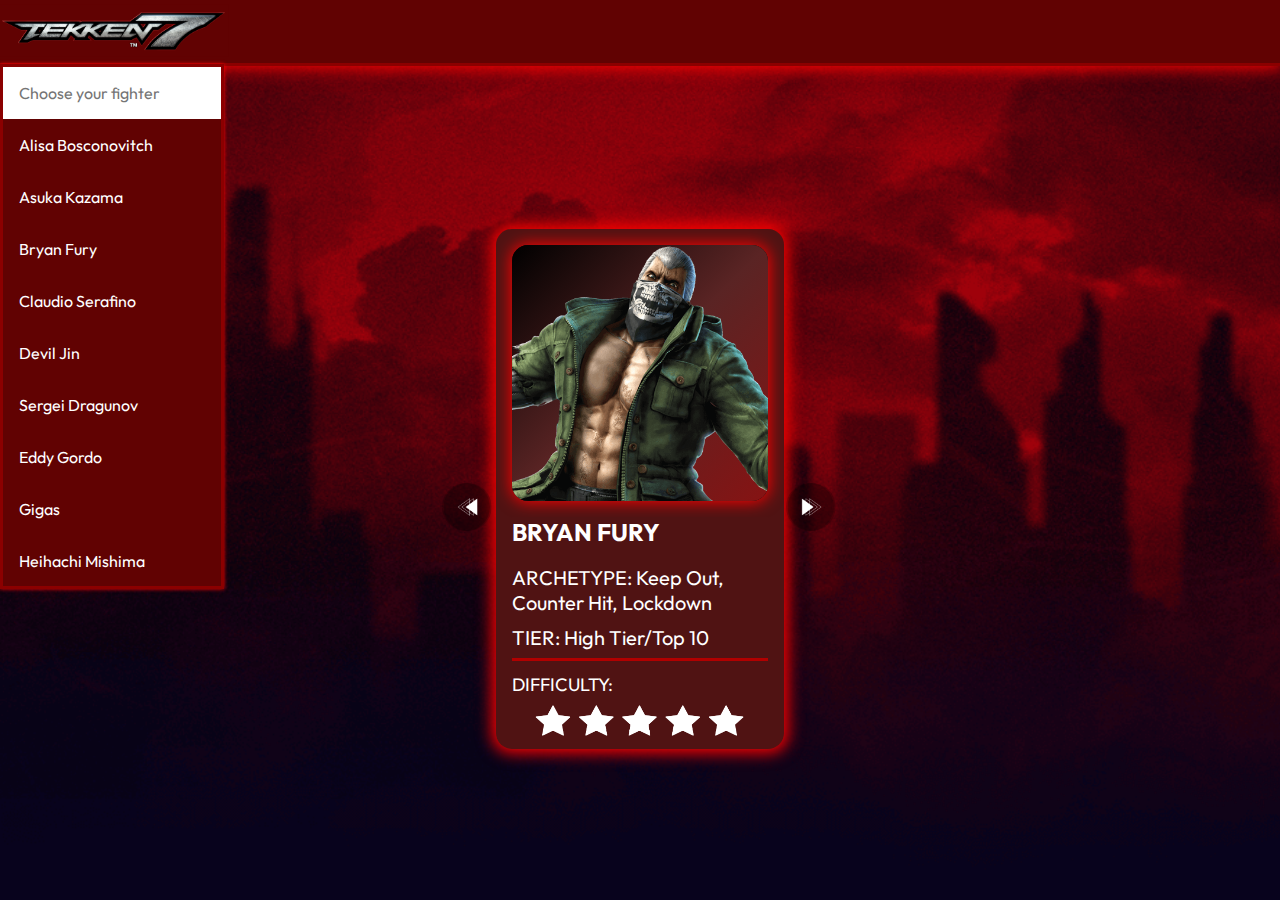
<file: index.html>
<!DOCTYPE html>
<html lang="en">
  <head>
    <meta charset="UTF-8" />
    <meta name="viewport" content="width=device-width, initial-scale=1.0" />
    <!-- displays site properly based on user's device -->
    <link
      rel="icon"
      type="image/webp"
      sizes="32x32"
      href="./images/Tekken7-icon.webp"
    />
    <script src="script.js" type="module" defer></script>
    <title>Tekken 7 | Character Overviews</title>
    <!-- Feel free to remove these styles or customise in your own stylesheet 👍 -->
    <link rel="stylesheet" href="styles.css" />
  </head>
  <header>
    <div class="select">
      <button class="charselect">
        <img
          src="./images/Tekken7-logo.webp"
          alt="Tekken 7 logo"
          class="logo-img"
        />
      </button>
      <div class="characters">
        <div class="search" data-search>
          <input type="text" class="input" placeholder="Choose your fighter" />
        </div>
        <a href="#">Alisa Bosconovitch</a>
        <a href="#">Asuka Kazama</a>
        <a href="#">Bryan Fury</a>
        <a href="#">Claudio Serafino</a>
        <a href="#">Devil Jin</a>
        <a href="#">Sergei Dragunov</a>
        <a href="#">Eddy Gordo</a>
        <a href="#">Gigas</a>
        <a href="#">Heihachi Mishima</a>
        <a href="#">Hwoarang</a>
        <a href="#">Jack-7</a>
        <a href="#">Jin Kazama</a>
        <a href="#">Josie Rizal</a>
        <a href="#">Katarina Alves</a>
        <a href="#">Kazumi Mishima</a>
        <a href="#">Kazuya Mishima</a>
        <a href="#">King</a>
        <a href="#">Kuma</a>
        <a href="#">Lars Alexandersson</a>
        <a href="#">Marshal Law</a>
        <a href="#">Lee Chaolan</a>
        <a href="#">Leo</a>
        <a href="#">Lili</a>
        <a href="#">Lucky Chole</a>
        <a href="#">Master Raven</a>
        <a href="#">Miguel Caballero Rojo</a>
        <a href="#">Nina Williams</a>
        <a href="#">Panda</a>
        <a href="#">Paul Phoenix</a>
        <a href="#">Shaheen</a>
        <a href="#">Steve Fox</a>
        <a href="#">Ling Xiaoyu</a>
        <a href="#">Yoshimitsu</a>
        <a href="#">Akuma</a>
        <a href="#">Eliza</a>
        <a href="#">Geese Howard</a>
        <a href="#">Noctis</a>
        <a href="#">Anna</a>
        <a href="#">Lei</a>
        <a href="#">Marduk</a>
        <a href="#">Negan</a>
        <a href="#">Julia</a>
        <a href="#">Armor King</a>
        <a href="#">Zafina</a>
        <a href="#">Ganryu</a>
        <a href="#">Leroy</a>
        <a href="#">Fahkumram</a>
        <a href="#">Kunimitsu</a>
        <a href="#">Lidia</a>
      </div>
    </div>
  </header>
  <body>
    <!-- Start here mga gwapo/gwapa -->
    <section aria-label="Newest Card">
      <div class="carousel" data-carousel>
        <button class="carousel-button prev" data-carousel-button="prev">
          <img src="./images/prev.png" alt="previous button" class="prev" />
        </button>
        <button class="carousel-button next" data-carousel-button="next">
          <img src="./images/next.png" alt="next button" class="next" />
        </button>
        <div data-cards>
          <div class="container" data-active>
            <div class="img-container">
              <img
                src="./images/BryanFury.png"
                alt="Image of Bryan Fury from tekken"
                class="char-img"
              />
            </div>
            <div class="view-container">
              <p class="Keymoves">Key moves:</p>
              <div class="movenotationlist">
                <div class="movenotation">
                  <p class="move">Jet Upper</p>
                  <p class="notation">da9</p>
                </div>
                <div class="movenotation">
                  <p class="move">Middle Side Kick</p>
                  <p class="notation">2</p>
                </div>
                <div class="movenotation">
                  <p class="move">Orbital Heel</p>
                  <p class="notation">e3</p>
                </div>
                <div class="movenotation">
                  <p class="move">Hatchet kick</p>
                  <p class="notation">sza1</p>
                </div>
                <div class="movenotation">
                  <p class="move">Chopping Elbow</p>
                  <p class="notation">a7</p>
                </div>
                <div class="movenotation">
                  <p class="move">Knee Strike</p>
                  <p class="notation">d1</p>
                </div>
                <div class="movenotation">
                  <p class="move">Knee Break</p>
                  <p class="notation">a3</p>
                </div>
                <div class="movenotation">
                  <p class="move">Mach Kick</p>
                  <p class="notation">dd1</p>
                </div>
                <div class="movenotation">
                  <p class="move">Mach Punch</p>
                  <p class="notation">dd7</p>
                </div>
                <div class="movenotation">
                  <p class="move">Kick off</p>
                  <p class="notation">sza3</p>
                </div>
                <div class="movenotation">
                  <p class="move">Taunt</p>
                  <p class="notation">K</p>
                </div>
              </div>
              <p class="staplecombos">Staple Combos:</p>
              <div class="combonotation">
                <p class="launchers">Jet Upper</p>
                <p class="notation">dd1 > dd > 87 > 7 > a1~d97</p>
              </div>
              <div class="combonotation">
                <p class="launchers">
                  Orbital Heel, Left Upper, Boa Crusher, Hellraiser
                </p>
                <p class="notation">sxd13 > 313 > dd > a1~d97</p>
              </div>
            </div>
            <h1>Bryan Fury</h1>
            <div class="details-container">
              <p class="desc">ARCHETYPE: Keep Out, Counter Hit, Lockdown</p>
              <p class="tier">TIER: High Tier/Top 10</p>
            </div>
            <div class="difficulty-container">
              <p class="difficulty">Difficulty:</p>
              <img
                src="./images/fivestar.png"
                alt="5 star difficulty"
                class="difficulty-img"
              />
            </div>
          </div>

          <div class="container">
            <div class="img-container">
              <img
                src="./images/GeeseHoward.png"
                alt="Image of Geese Howard from KOF in Tekken 7"
                class="char-img"
              />
            </div>
            <div class="view-container">
              <p class="Keymoves">Key moves:</p>
              <div class="movenotationlist">
                <div class="movenotation">
                  <p class="move">Jaei Ken</p>
                  <p class="notation">dxsza1 or 3</p>
                </div>
                <div class="movenotation">
                  <p class="move">Hien Shikkyaku</p>
                  <p class="notation">d8</p>
                </div>
                <div class="movenotation">
                  <p class="move">Fuwa</p>
                  <p class="notation">9</p>
                </div>
                <div class="movenotation">
                  <p class="move">Kusanabiki-Geri</p>
                  <p class="notation">s3</p>
                </div>
                <div class="movenotation">
                  <p class="move">Raikou Mawashi-Geri</p>
                  <p class="notation">d1</p>
                </div>
                <div class="movenotation">
                  <p class="move">Tendoh Kudaki</p>
                  <p class="notation">d7</p>
                </div>
                <div class="movenotation">
                  <p class="move">Murasame Raisou</p>
                  <p class="notation">x77</p>
                </div>
                <div class="movenotation">
                  <p class="move">Kozan Mawasi-Geri</p>
                  <p class="notation">9</p>
                </div>
              </div>
              <p class="staplecombos">Staple Combos:</p>
              <div class="combonotation">
                <p class="launchers">
                  Inazumageri to Tenyaburi (MAX), Shoten Myojyo Uchi, CH
                  Kusanabiki-Geri
                </p>
                <p class="notation">s3d1 > s3dsx7 > dd > 9d7 > dxsza1</p>
              </div>
            </div>
            <h1>Geese Howard</h1>
            <div class="details-container">
              <p class="desc">ARCHETYPE: 2D Meter, Poking, Parry</p>
              <p class="tier">TIER: Top Tier/Top 5</p>
            </div>
            <div class="difficulty-container">
              <p class="difficulty">Difficulty:</p>
              <img
                src="./images/threestar.png"
                alt="3 star difficulty"
                class="difficulty-img"
              />
            </div>
          </div>

          <div class="container">
            <div class="img-container">
              <img
                src="./images/King.png"
                alt="Image of King from tekken"
                class="char-img"
              />
            </div>
            <div class="view-container">
              <p class="Keymoves">Key moves:</p>
              <div class="movenotationlist">
                <div class="movenotation">
                  <p class="move">Giant Swing</p>
                  <p class="notation">dazsxd7</p>
                </div>
                <div class="movenotation">
                  <p class="move">Shining Wizard</p>
                  <p class="notation">ddd6</p>
                </div>
                <div class="movenotation">
                  <p class="move">Jaguar Hook</p>
                  <p class="notation">dd7</p>
                </div>
                <div class="movenotation">
                  <p class="move">Quick Hook</p>
                  <p class="notation">a7</p>
                </div>
                <div class="movenotation">
                  <p class="move">Elbow Sting</p>
                  <p class="notation">x79</p>
                </div>
                <div class="movenotation">
                  <p class="move">Double Hook Disaster</p>
                  <p class="notation">x97</p>
                </div>
                <div class="movenotation">
                  <p class="move">Lay Off</p>
                  <p class="notation">dd58</p>
                </div>
                <div class="movenotation">
                  <p class="move">Shoulder Tackle</p>
                  <p class="notation">dM</p>
                </div>
                <div class="movenotation">
                  <p class="move">Tombstone</p>
                  <p class="notation">zd6</p>
                </div>
              </div>
              <p class="staplecombos">Staple Combos:</p>
              <div class="combonotation">
                <p class="launchers">
                  Hopkick, Capital Punishment, Body Blow, Snap Uppercut
                </p>
                <p class="notation">d1 > x31 > x97 > ddd6</p>
              </div>
              <div class="combonotation">
                <p class="launchers">Brain Chop, Jaguar Smash Combo</p>
                <p class="notation">x31 > 9 > a97 > ddd6</p>
              </div>
            </div>
            <h1>King</h1>
            <div class="details-container">
              <p class="desc">ARCHETYPE: Grappler, Counter Hit, Poking</p>
              <p class="tier">TIER: Mid/Top 25</p>
            </div>
            <div class="difficulty-container">
              <p class="difficulty">Difficulty:</p>
              <img
                src="./images/fourstar.png"
                alt="4 star difficulty"
                class="difficulty-img"
              />
            </div>
          </div>

          <div class="container">
            <div class="img-container">
              <img
                src="./images/Eliza.png"
                alt="Image of Eliza from Tekken 7"
                class="char-img"
              />
            </div>
            <div class="view-container">
              <p class="Keymoves">Key moves:</p>
              <div class="movenotationlist">
                <div class="movenotation">
                  <p class="move">Binary Star</p>
                  <p class="notation">99</p>
                </div>
                <div class="movenotation">
                  <p class="move">Dark Blade</p>
                  <p class="notation">dsx7 or 9</p>
                </div>
                <div class="movenotation">
                  <p class="move">Dark Cannon</p>
                  <p class="notation">sza1 or 3</p>
                </div>
                <div class="movenotation">
                  <p class="move">Fierce Sting</p>
                  <p class="notation">d1</p>
                </div>
                <div class="movenotation">
                  <p class="move">Left Right Arc Kick</p>
                  <p class="notation">793</p>
                </div>
                <div class="movenotation">
                  <p class="move">Arc Kick</p>
                  <p class="notation">3</p>
                </div>
                <div class="movenotation">
                  <p class="move">Bloody Claw</p>
                  <p class="notation">dd7</p>
                </div>
                <div class="movenotation">
                  <p class="move">Moon Glide</p>
                  <p class="notation">d3</p>
                </div>
                <div class="movenotation">
                  <p class="move">Flare Knee</p>
                  <p class="notation">a3</p>
                </div>
              </div>
              <p class="staplecombos">Staple Combos:</p>
              <div class="combonotation">
                <p class="launchers">
                  Rending Claw, Flare Knee, Stabbing Scarlet, Rose Thorn, Shadow
                  Ring
                </p>
                <p class="notation">a91 > a91 > a3 sxa7 > d311</p>
                <p class="launchers">
                  CH Arc Kick, CH Dark Storm, CH Stardust Ring
                </p>
                <p class="notation">d17 > 7 > d17 > 7 > d1798</p>
              </div>
            </div>
            <h1>Eliza</h1>
            <div class="details-container">
              <p class="desc">ARCHETYPE: 2D Meter, Wall Pressure, Keep Out</p>
              <p class="tier">TIER: Mid Tier/Top 25</p>
            </div>
            <div class="difficulty-container">
              <p class="difficulty">Difficulty:</p>
              <img
                src="./images/fourstar.png"
                alt="4 star difficulty"
                class="difficulty-img"
              />
            </div>
          </div>

          <div class="container">
            <div class="img-container">
              <img
                src="./images/Dragunov.png"
                alt="Image of Dragunov from Tekken 7"
                class="char-img"
              />
            </div>
            <div class="view-container">
              <p class="Keymoves">Key moves:</p>
              <div class="movenotationlist">
                <div class="movenotation">
                  <p class="move">Switchblade</p>
                  <p class="notation">x7</p>
                </div>
                <div class="movenotation">
                  <p class="move">Scimitar</p>
                  <p class="notation">x9</p>
                </div>
                <div class="movenotation">
                  <p class="move">Razer</p>
                  <p class="notation">s9</p>
                </div>
                <div class="movenotation">
                  <p class="move">Slicing Sobat</p>
                  <p class="notation">e3</p>
                </div>
                <div class="movenotation">
                  <p class="move">Cocked Hammer</p>
                  <p class="notation">sxd7</p>
                </div>
                <div class="movenotation">
                  <p class="move">Russian Assault</p>
                  <p class="notation">ddd9</p>
                </div>
                <div class="movenotation">
                  <p class="move">High Salute</p>
                  <p class="notation">d1</p>
                </div>
                <div class="movenotation">
                  <p class="move">Serrated Edge</p>
                  <p class="notation">a1</p>
                </div>
                <div class="movenotation">
                  <p class="move">Death's Door</p>
                  <p class="notation">z979</p>
                </div>
                <div class="movenotation">
                  <p class="move">Blizzard Hammer</p>
                  <p class="notation">a8</p>
                </div>
                <div class="movenotation">
                  <p class="move">One Two</p>
                  <p class="notation">97</p>
                </div>
              </div>
              <p class="staplecombos">Staple Combos:</p>
              <div class="combonotation">
                <p class="launchers">
                  Schimitar, Ballistic Upper, Cocked Hammer, Mass Elbow
                </p>
                <p class="notation">d331 > 33 > 173</p>
                <p class="launchers">
                  CH Russian Assault, CH Salvo, CH Stun Gun, CH Death's Door
                </p>
                <p class="notation">s9 > W3 > a8 > 173</p>
              </div>
            </div>
            <h1>Sergei Dragunov</h1>
            <div class="details-container">
              <p class="desc">ARCHETYPE: Lockdown, Poking, Punishment</p>
              <p class="tier">TIER: Low Tier/Bottom 15</p>
            </div>
            <div class="difficulty-container">
              <p class="difficulty">Difficulty:</p>
              <img
                src="./images/fourstar.png"
                alt="4 star difficulty"
                class="difficulty-img"
              />
            </div>
          </div>

          <div class="container">
            <div class="img-container">
              <img
                src="./images/Jack7.png"
                alt="Image of Jack-7 from Tekken 7"
                class="char-img"
              />
            </div>
            <div class="view-container">
              <p class="Keymoves">Key moves:</p>
              <div class="movenotationlist">
                <div class="movenotation">
                  <p class="move">Jackhammer</p>
                  <p class="notation">dd7</p>
                </div>
                <div class="movenotation">
                  <p class="move">Machinegun Blast</p>
                  <p class="notation">z7779</p>
                </div>
                <div class="movenotation">
                  <p class="move">Machinegun Knuckle</p>
                  <p class="notation">Sz7779</p>
                </div>
                <div class="movenotation">
                  <p class="move">Savage Uppercut</p>
                  <p class="notation">x9</p>
                </div>
                <div class="movenotation">
                  <p class="move">Pinpoint Assault</p>
                  <p class="notation">d9</p>
                </div>
                <div class="movenotation">
                  <p class="move">Impact Driver</p>
                  <p class="notation">d77</p>
                </div>
                <div class="movenotation">
                  <p class="move">Reactor Elbow</p>
                  <p class="notation">e9</p>
                </div>
                <div class="movenotation">
                  <p class="move">Debugger</p>
                  <p class="notation">azsx7</p>
                </div>
              </div>
              <p class="staplecombos">Staple Combos:</p>
              <div class="combonotation">
                <p class="launchers">
                  Cross Cut, Piston Gun, Windmill Punches, Discharger, CH
                  Granite Stomping, CH Machine Press, CH V-Twin
                </p>
                <p class="notation">a19 > x77 > d797</p>
                <p class="launchers">Savage Uppercut, Killing Uppercut</p>
                <p class="notation">d3 > a7 > x77 > d797</p>
              </div>
            </div>
            <h1>Jack-7</h1>
            <div class="details-container">
              <p class="desc">ARCHETYPE: Poking, Long Reach, Lockdown</p>
              <p class="tier">TIER: Low Tier/Bottom 15</p>
            </div>
            <div class="difficulty-container">
              <p class="difficulty">Difficulty:</p>
              <img
                src="./images/threestar.png"
                alt="3 star difficulty"
                class="difficulty-img"
              />
            </div>
          </div>

          <div class="container">
            <div class="img-container">
              <img
                src="./images/Heihachi Mishima.png"
                alt="Image of Heihachi Mishima from Tekken 7"
                class="char-img"
              />
            </div>
            <div class="view-container">
              <p class="Keymoves">Key moves:</p>
              <div class="movenotationlist">
                <div class="movenotation">
                  <p class="move">Electric Wind God Fist</p>
                  <p class="notation">d5sx9</p>
                </div>
                <div class="movenotation">
                  <p class="move">Omen Thunder God Fist</p>
                  <p class="notation">d5sx7</p>
                </div>
                <div class="movenotation">
                  <p class="move">Flash Punch Combo</p>
                  <p class="notation">779</p>
                </div>
                <div class="movenotation">
                  <p class="move">Double Palm Strike</p>
                  <p class="notation">x77</p>
                </div>
                <div class="movenotation">
                  <p class="move">Eishomon</p>
                  <p class="notation">z9</p>
                </div>
                <div class="movenotation">
                  <p class="move">Rashomon</p>
                  <p class="notation">d9</p>
                </div>
                <div class="movenotation">
                  <p class="move">Pressure Point</p>
                  <p class="notation">d91</p>
                </div>
                <div class="movenotation">
                  <p class="move">Lightning Crush</p>
                  <p class="notation">d1</p>
                </div>
              </div>
              <p class="staplecombos">Staple Combos:</p>
              <div class="combonotation">
                <p class="launchers">
                  Electric Wind God Fist, Omen Thunder God Fist, Demon Uppercut
                </p>
                <p class="notation">d5sx9 > d91 > ad91 > d91</p>
                <p class="launchers">
                  Fusatsujin Hasaiken, Lightning Bolt, Holy Demon Cross
                </p>
                <p class="notation">d91 > 7 > ad91 > d91</p>
              </div>
            </div>
            <h1>Heihachi Mishima</h1>
            <div class="details-container">
              <p class="desc">ARCHETYPE: Mishima, Lockdown, Counter Hit</p>
              <p class="tier">TIER: Mid Tier/Top 25</p>
            </div>
            <div class="difficulty-container">
              <p class="difficulty">Difficulty:</p>
              <img
                src="./images/fivestar.png"
                alt="5 star difficulty"
                class="difficulty-img"
              />
            </div>
          </div>

          <div class="container">
            <div class="img-container">
              <img
                src="./images/ArmorKing.png"
                alt="Image of Armor King from Tekken 7"
                class="char-img"
              />
            </div>
            <div class="view-container">
              <p class="Keymoves">Key moves:</p>
              <div class="movenotationlist">
                <div class="movenotation">
                  <p class="move">Jab Uppercut</p>
                  <p class="notation">97</p>
                </div>
                <div class="movenotation">
                  <p class="move">Minced Liver</p>
                  <p class="notation">x7</p>
                </div>
                <div class="movenotation">
                  <p class="move">Toe Kick</p>
                  <p class="notation">a3</p>
                </div>
                <div class="movenotation">
                  <p class="move">Dark Jab</p>
                  <p class="notation">a7</p>
                </div>
                <div class="movenotation">
                  <p class="move">Concussion Hook</p>
                  <p class="notation">x9</p>
                </div>
                <div class="movenotation">
                  <p class="move">Blackjack</p>
                  <p class="notation">s9</p>
                </div>
                <div class="movenotation">
                  <p class="move">Stomp</p>
                  <p class="notation">s1</p>
                </div>
                <div class="movenotation">
                  <p class="move">Dark Knee Lift</p>
                  <p class="notation">x1</p>
                </div>
                <div class="movenotation">
                  <p class="move">Wind-Up Stomp</p>
                  <p class="notation">d3</p>
                </div>
                <div class="movenotation">
                  <p class="move">Comeback Kick</p>
                  <p class="notation">dd1</p>
                </div>
                <div class="movenotation">
                  <p class="move">Underhanded</p>
                  <p class="notation">dd59</p>
                </div>
              </div>
              <p class="staplecombos">Staple Combos:</p>
              <div class="combonotation">
                <p class="launchers">
                  Rising Toe Kick, Snap Uppercut, Capital Punishment, Blind
                  Kick, CH Jugular Thrust, CH Underhanded
                </p>
                <p class="notation">x1 > x7 > x1 > z93 > ddd6</p>
                <p class="launchers">
                  CH Dark Jab, CH Stomping Headbutt, CH Shadow Needle
                </p>
                <p class="notation">z93 > 89 > z91</p>
              </div>
            </div>
            <h1>Armor King</h1>
            <div class="details-container">
              <p class="desc">ARCHETYPE: Versatile, Grappler, Poking</p>
              <p class="tier">TIER: Mid Tier/Top 25</p>
            </div>
            <div class="difficulty-container">
              <p class="difficulty">Difficulty:</p>
              <img
                src="./images/threestar.png"
                alt="3 star difficulty"
                class="difficulty-img"
              />
            </div>
          </div>

          <div class="container">
            <div class="img-container">
              <img
                src="./images/Negan.png"
                alt="Image of Negan from The Walking Dead in Tekken 7"
                class="char-img"
              />
            </div>
            <div class="view-container">
              <p class="Keymoves">Key moves:</p>
              <div class="movenotationlist">
                <div class="movenotation">
                  <p class="move">Dark Night Combination</p>
                  <p class="notation">793</p>
                </div>
                <div class="movenotation">
                  <p class="move">Shin Smasher</p>
                  <p class="notation">973</p>
                </div>
                <div class="movenotation">
                  <p class="move">Heavy Rain</p>
                  <p class="notation">799</p>
                </div>
                <div class="movenotation">
                  <p class="move">Wretched Hammer</p>
                  <p class="notation">a8</p>
                </div>
                <div class="movenotation">
                  <p class="move">Agony</p>
                  <p class="notation">z9</p>
                </div>
                <div class="movenotation">
                  <p class="move">Low Sweep</p>
                  <p class="notation">z3</p>
                </div>
                <div class="movenotation">
                  <p class="move">Bad Break</p>
                  <p class="notation">s9</p>
                </div>
                <div class="movenotation">
                  <p class="move">Blood Moon</p>
                  <p class="notation">x9</p>
                </div>
                <div class="movenotation">
                  <p class="move">Walker Maker</p>
                  <p class="notation">d8</p>
                </div>
                <div class="movenotation">
                  <p class="move">Blunt Force</p>
                  <p class="notation">e3</p>
                </div>
                <div class="movenotation">
                  <p class="move">Tripwire</p>
                  <p class="notation">dM</p>
                </div>
              </div>
              <p class="staplecombos">Staple Combos:</p>
              <div class="combonotation">
                <p class="launchers">
                  Blood Moon, Malice Impact, Walker Maker, Heavy Rain,
                  Concussion Kick, Wretched Hammer
                </p>
                <p class="notation">e9 > x3(9) > 8 > e9 > d19</p>
                <p class="launchers">
                  CH Molotov Cocktail, CH Side Swipe Smash
                </p>
                <p class="notation">a91 > e9 > d1 > e9 > d19</p>
              </div>
            </div>
            <h1>Negan</h1>
            <div class="details-container">
              <p class="desc">ARCHETYPE: Lockdown, Deflection, Poking</p>
              <p class="tier">TIER: Mid Tier/Top 25</p>
            </div>
            <div class="difficulty-container">
              <p class="difficulty">Difficulty:</p>
              <img
                src="./images/onestar.png"
                alt="1 star difficulty"
                class="difficulty-img"
              />
            </div>
          </div>

          <div class="container">
            <div class="img-container">
              <img
                src="./images/Kazuya.png"
                alt="Image of Kazuya in Tekken 7"
                class="char-img"
              />
            </div>
            <div class="view-container">
              <p class="Keymoves">Key moves:</p>
              <div class="movenotationlist">
                <div class="movenotation">
                  <p class="move">Electric Wind God Fist</p>
                  <p class="notation">d5sx9</p>
                </div>
                <div class="movenotation">
                  <p class="move">Flash Punch Combo</p>
                  <p class="notation">779</p>
                </div>
                <div class="movenotation">
                  <p class="move">Rampaging Demon</p>
                  <p class="notation">a9</p>
                </div>
                <div class="movenotation">
                  <p class="move">Stature Smash</p>
                  <p class="notation">z3</p>
                </div>
                <div class="movenotation">
                  <p class="move">Devil's Steel Petal</p>
                  <p class="notation">dd3</p>
                </div>
                <div class="movenotation">
                  <p class="move">Left Splits Kick</p>
                  <p class="notation">dd1</p>
                </div>
                <div class="movenotation">
                  <p class="move">Spinning Demon to Left Hook</p>
                  <p class="notation">d5sx37</p>
                </div>
                <div class="movenotation">
                  <p class="move">Flash Tornado</p>
                  <p class="notation">a3</p>
                </div>
              </div>
              <p class="staplecombos">Staple Combos:</p>
              <div class="combonotation">
                <p class="launchers">Electric Wind God Fist, Delayed Hopkick</p>
                <p class="notation">d5sx9 > d5sx9 > a97 > a17 > dd9</p>
                <p class="launchers">
                  Left Splits Kick, Twin Pistons, Spinning Demon
                </p>
                <p class="notation">a93 > a97 > d5sx37</p>
              </div>
            </div>
            <h1>Kazuya Mishima</h1>
            <div class="details-container">
              <p class="desc">ARCHETYPE: Mishima, Counter Hit, 50/50</p>
              <p class="tier">TIER: Mid Tier/Top 25</p>
            </div>
            <div class="difficulty-container">
              <p class="difficulty">Difficulty:</p>
              <img
                src="./images/fivestar.png"
                alt="5 star difficulty"
                class="difficulty-img"
              />
            </div>
          </div>
          <div class="container">
            <div class="img-container">
              <img
                src="./images/Fahkumram.png"
                alt="Image of Fahkumram in Tekken 7"
                class="char-img"
              />
            </div>
            <div class="view-container">
              <p class="Keymoves">Key moves:</p>
              <div class="movenotationlist">
                <div class="movenotation">
                  <p class="move">Left Right Combo</p>
                  <p class="notation">79</p>
                </div>
                <div class="movenotation">
                  <p class="move">Teep</p>
                  <p class="notation">1</p>
                </div>
                <div class="movenotation">
                  <p class="move">Rising Thunder</p>
                  <p class="notation">x7</p>
                </div>
                <div class="movenotation">
                  <p class="move">Sweeping Thunder</p>
                  <p class="notation">x1</p>
                </div>
                <div class="movenotation">
                  <p class="move">Raging Beast's Tail</p>
                  <p class="notation">z3</p>
                </div>
                <div class="movenotation">
                  <p class="move">Quick Low Elbow</p>
                  <p class="notation">s9</p>
                </div>
                <div class="movenotation">
                  <p class="move">Heavy Middle Kick</p>
                  <p class="notation">2</p>
                </div>
                <div class="movenotation">
                  <p class="move">Thundercloud</p>
                  <p class="notation">e7</p>
                </div>
                <div class="movenotation">
                  <p class="move">Lashing Squall</p>
                  <p class="notation">ad3</p>
                </div>
                <div class="movenotation">
                  <p class="move">Blunt Force</p>
                  <p class="notation">e3</p>
                </div>
              </div>
              <p class="staplecombos">Staple Combos:</p>
              <div class="combonotation">
                <p class="launchers">
                  Searing High Switch, Soaring Knee, Thundercloud, Backhand Blow
                  to Burst
                </p>
                <p class="notation">d193 > x73 > x7(3~1)9</p>
                <p class="launchers">
                  Vicious Uppercut, High Kick to Erupting Knee
                </p>
                <p class="notation">e3 > x7(9~7) > x73 > x7(3~1)9</p>
              </div>
            </div>
            <h1>Fahkumram</h1>
            <div class="details-container">
              <p class="desc">ARCHETYPE: Long Reach, Poking, 50/50</p>
              <p class="tier">TIER: Mid Tier/Top 25</p>
            </div>
            <div class="difficulty-container">
              <p class="difficulty">Difficulty:</p>
              <img
                src="./images/onestar.png"
                alt="1 star difficulty"
                class="difficulty-img"
              />
            </div>
          </div>
          <div class="container">
            <div class="img-container">
              <img
                src="./images/Jin.png"
                alt="Image of Jin in Tekken 7"
                class="char-img"
              />
            </div>
            <div class="view-container">
              <p class="Keymoves">Key moves:</p>
              <div class="movenotationlist">
                <div class="movenotation">
                  <p class="move">Left Right Combo</p>
                  <p class="notation">79</p>
                </div>
                <div class="movenotation">
                  <p class="move">Mid Left Punch</p>
                  <p class="notation">x7</p>
                </div>
                <div class="movenotation">
                  <p class="move">Right Sweep</p>
                  <p class="notation">s3</p>
                </div>
                <div class="movenotation">
                  <p class="move">Right Low Roundhouse</p>
                  <p class="notation">z3</p>
                </div>
                <div class="movenotation">
                  <p class="move">Shun Masatsu</p>
                  <p class="notation">a97</p>
                </div>
                <div class="movenotation">
                  <p class="move">Front Thrust Kick</p>
                  <p class="notation">d3</p>
                </div>
                <div class="movenotation">
                  <p class="move">Demon's Paw</p>
                  <p class="notation">dd9</p>
                </div>
                <div class="movenotation">
                  <p class="move">Electric Wind Hook Fist</p>
                  <p class="notation">d5sx9</p>
                </div>
              </div>
              <p class="staplecombos">Staple Combos:</p>
              <div class="combonotation">
                <p class="launchers">
                  Searing High Switch, Soaring Knee, Thundercloud, 
                  Backhand Blow to Burst	
                </p>
                <p class="notation">d193 > x73 > x7(3~1)9</p>
                <p class="launchers">
                  Vicious Uppercut, High Kick to Erupting Knee
                </p>
                <p class="notation">e3 > x7(9~7) > x73 > x7(3~1)9 </p>
              </div>
            </div>
            <h1>Jin Kazama</h1>
            <div class="details-container">
              <p class="desc">ARCHETYPE: Mishima, Keep Out, Versatility</p>
              <p class="tier">TIER: High Tier/Top 10</p>
            </div>
            <div class="difficulty-container">
              <p class="difficulty">Difficulty:</p>
              <img
                src="./images/fivestar.png"
                alt="5 star difficulty"
                class="difficulty-img"
              />
            </div>
          </div>
        </div>
      </div>
    </section>
    <br />
  </body>
</html>
</file>
<file: styles.css>
@import url("https://fonts.googleapis.com/css2?family=Outfit:wght@300;400;600&display=swap");
@font-face {
  font-family: "Iron-Fist";
  src: url(Fonts/Iron-Fist.ttf);
}

* {
  box-sizing: border-box;
  padding: 0;
  margin: 0;
  background-color: #140606;
  font-family: "Outfit", sans-serif;
  color: #ffffff;
}

.view-container,
h1,
.desc,
.details-container,
.difficulty-container,
.view-img,
.img-container,
.tier,
.difficulty,
.difficulty-img,
.search,
.input,
.carousel,
.carousel-button {
  background-color: #501313;
}

section {
  position: absolute;
  top: 50%;
  left: 50%;
  transform: translate(-50%, -42.5%);
}

.carousel,
section {
  margin: auto;
  width: 18em;
  height: 32.5em;
  border-radius: 1em;
}

.container {
  background-color: #501313;
  display: flex;
  flex-direction: column;
  padding: 1em;
  margin: auto;
  width: 18em;
  height: 32.5em;
  border-radius: 1em;
  box-shadow: 0em 0em 1em 0.2em #ff0000;
  position: absolute;
  transition: 0.1s ease-in-out;
  opacity: 0;
  pointer-events: none;
}

.container:focus {
  outline: 0;
}

.char-img {
  width: 16em;
  height: 16em;
  border-radius: 1em;
  object-fit: cover;
  object-position: 0em 0.2em 3em;
  background-image: linear-gradient(to bottom right, #000000, #5a2424, #861313);
  box-shadow: 0em 0em 1em 0.01em #ff0000;
}

h1 {
  margin-top: 0.5em;
  font-size: 1.5em;
  margin-bottom: 0.25em;
  text-transform: uppercase;
}

.difficulty {
  margin-top: 0.5em;
  font-size: 1.75em;
  margin-bottom: 0.25em;
  text-transform: uppercase;
}

.desc,
.tier {
  color: #ffffff;
  font-size: 1.25em;
  margin-bottom: 0.5em;
}

.creator-name:hover {
  color: #02d4cd;
  cursor: pointer;
}

.view-img {
  background-color: inherit;
}

.Keymoves,
.move,
.notation,
.launchers {
  background-color: inherit;
  font-size: 0.75em;
  margin-bottom: 0.5em;
}

.Keymoves,
.staplecombos {
  font-size: 1.25em;
}

.staplecombos {
  margin-top: 0.5em;
  margin-bottom: 0.5em;
  background-color: inherit;
}

.combonotation {
  display: flex;
  flex-direction: column;
  background-color: inherit;
}

.notation {
  font-family: "Iron-Fist", sans-serif;
  font-size: 1.2em;
}

.movenotation {
  display: flex;
  flex-direction: column;
  align-items: center;
  justify-content: space-evenly;
  background-color: inherit;
}

.movenotationlist {
  display: flex;
  flex-wrap: wrap;
  gap: 1em;
  justify-content: space-evenly;
  background-color: inherit;
  border-bottom: 0.2em solid #830202;
}

.view-container {
  position: absolute;
  width: 18em;
  height: 32.5em;
  margin: -1em -1em;
  display: flex;
  flex-direction: column;
  padding: 1em;
  opacity: 0;
  transition: ease-in-out 0.5s;
  border-radius: 1em;
}

.view-container:hover {
  opacity: 0.95;
  background-color: #000000;
}

.details-container {
  display: flex;
  flex-direction: column;
  height: 6em;
  margin-top: 0.75em;
  margin-bottom: 0.2em;
  justify-content: space-between;
  border-bottom: 0.2em solid #b10000;
}

.difficulty-container {
  margin: auto 0em;
  display: flex;
  flex-direction: column;
  width: 11em;
  font-size: 0.65em;
}

.difficulty-img {
  object-fit: fill;
  width: 24.5em;
  height: 3.75em;
}

header {
  position: relative;
  display: flex;
  align-items: flex-start;
  justify-content: flex-start;
  background-color: #610202;
  border-bottom: 0.2em solid #8b0000;
  box-shadow: 0em 0em 1em 0.1em #ff0000;
  z-index: 10;
  margin-bottom: 1em;
  height: 4.15em;
}

.select {
  display: flex;
  align-items: flex-start;
  justify-content: flex-start;
  position: relative;
  background-color: transparent;
}

.charselect {
  background-color: transparent;
  border: none;
  scale: 75%;
  margin-left: -3em;
  margin-top: -0.4em;
}

.characters,
.hide {
  margin-top: 4em;
  width: 14em;
  max-height: 32.8em;
  display: flex;
  flex-direction: column;
  position: absolute;
  background-color: #f1f1f1;
  min-width: 160px;
  z-index: 1;
  overflow-y: scroll;
  background-color: #610202;
  opacity: 0;
  border: 0.2em solid #8b0000;
  box-shadow: 0em 0em 0.25em 0.001em #ff0000;
  transition: 0.4s ease-in-out;
  pointer-events: none;
  -ms-overflow-style: none;
  scrollbar-width: none;
}

.characters a {
  display: flex;
  color: #ffffff;
  font-size: 1em;
  padding: 1em;
  text-decoration: none;
  display: block;
  background-color: #610202;
  -ms-overflow-style: none;
  scrollbar-width: none;
}

.select:hover .characters,
.search,
.input {
  opacity: 1;
  pointer-events: all;
}

body {
  margin-bottom: 5em;
}

body,
html {
  background-image: url(./images/Background-img.png);
  background-repeat: no-repeat;
  background-attachment: fixed;
  background-size: cover;
}

.logo-img {
  object-fit: contain;
  width: 23em;
  background-color: #610202;
  border: none;
}

.search .input {
  background-color: white;
  border: none;
  font-size: 1em;
  padding: 1em;
  height: auto;
  width: 14em;
  color: #000000;
  -ms-overflow-style: none;
  scrollbar-width: none;
}

.select:hover .hide {
  display: none;
}

.carousel-button {
  position: absolute;
  z-index: 2;
  background: none;
  border: none;
  font-size: 2.5rem;
  top: 35%;
  transform: translateY(-50%);
  color: rgba(255, 255, 255, 1);
  cursor: pointer;
  border-radius: 100%;
  padding: 0rem 0.5rem;
  background-color: rgba(0, 0, 0, 0.2);
  scale: 20%;
}

.carousel-button:hover {
  color: white;
  background-color: rgba(0, 0, 0, 1);
}

.next,
.prev {
  width: 6em;
  height: 6em;
  border-radius: 100%;
  background-color: rgba(0, 0, 0, 0.2);
}

.carousel-button.prev {
  margin: auto -3.75em;
}

.carousel-button.next {
  margin: auto 4.85em;
}

.container[data-active] {
  opacity: 1;
  pointer-events: all;
}

.characters::-webkit-scrollbar {
  display: none;
}
</file>
